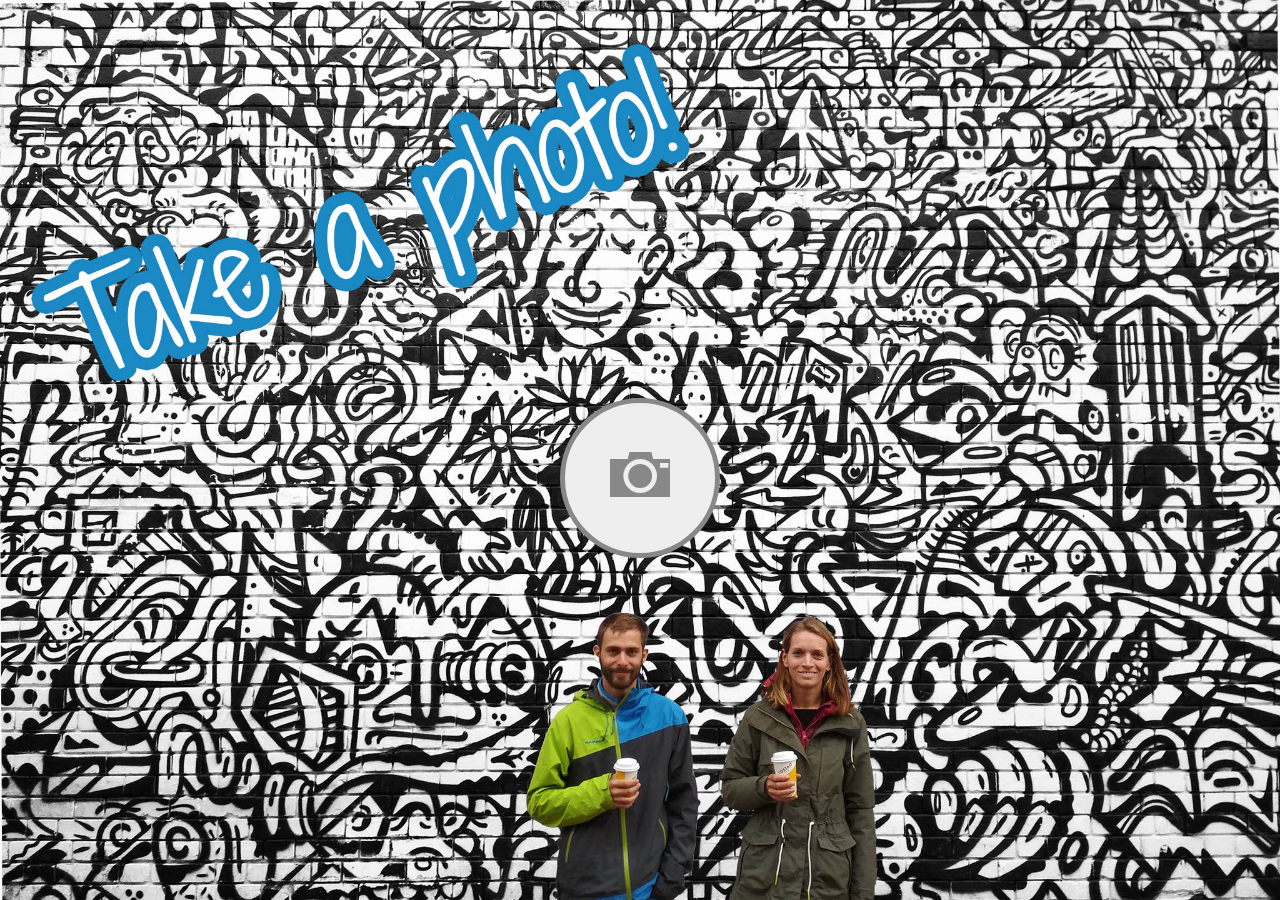
<file: frontend/index.html>
<!doctype html>
<html lang="en">

<head>
    <meta charset="utf-8">
    <meta name="viewport" content="width=device-width, initial-scale=1, shrink-to-fit=no">
    <meta name="description" content="">
    <meta name="author" content="">


    <link href="css/bootstrap.min.css" rel="stylesheet">
    <link href="css/style_test.css" rel="stylesheet">
    <link href="css/elusive-icons.min.css" rel="stylesheet">

    <script>
        var ip = "192.168.4.1"

    </script>
    <script src='js/jquery-3.3.1.min.js'></script>
    <script src="js/reconnecting-websocket.min.js"></script>
    <script src='js/custom_test.js'></script>
</head>

<body>
    <div class="pagebg-container bg">
        <div class="light">
            CHEESE!
        </div>
        <div class="debug"></div>
        <div class="container">
            <div class="buttons" id="second" style="display:none;">
                <button class="print"><i class="el el-print"></i></button>
                <button class="repeat"><i class="el el-repeat"></i></button>
            </div>
            <div class="camera" id="first">
                <div class="circle"></div>
                <div class="glyphicon"><i class="el el-camera"></i>
                </div>
                <div class="countdown" style="display:none;">5</div>
            </div>
        </div>
    </div>

</body>

</html>
</file>
<file: frontend/css/style_test.css>
@font-face {
    font-family: 'Shadows Into Light Two';
    src: url('../fonts/ShadowsIntoLightTwo-Regular.ttf') format('truetype');
}

body {
    position: relative;
}

.debug {
    width: 120px;
    height: 120px;
    margin-top: 0px;
    margin-left: 0px;
    position: absolute;
    z-index: 99999;
}

.pagebg-container {
    z-index: -999;

    background-position: center top;
    background-repeat: no-repeat;
    background-size: cover;
    height: 100%;
    position: fixed;
    width: 100%;
}

.bg {
    z-index: -999;
    background-image: url(../pics/background1.jpg);
}

.nobg {
    z-index: -999;
    background-color: lightgray;
}

.container {
    height: 100%;
    top: calc(50vh - 100px);
    position: relative;
    text-align: center;
}

.buttons {
    position: relative;
    display: block;
    overflow: hidden;
    color: #888;
    margin: 3em auto;
    z-index: 999;
}

.camera {
    position: relative;
    display: block;
    width: 160px;
    height: 160px;
    overflow: hidden;
    cursor: pointer;
    color: #888;
    margin: 3em auto;
}

.camera:hover .circle {
    background: #ccc;
    border-color: #999;
}

.camera:hover .glyphicon {
    color: #fff;
}

.circle {
    display: block;
    position: absolute;
    width: 100%;
    height: 100%;
    background: #eee;
    border: 5px solid #888;
    border-radius: 100%;
}

.countdown {
    position: absolute;
    font-size: 4em;
    color: inherit;
    left: 0;
    height: 100%;
    right: 0;
    top: 40%;
    bottom: 0;
    margin: auto;
    font-family: sans-serif;
    font-weight: bold;
}

.disabled {
    pointer-events: none;
    color: #ddd;
}

.animate {
    border-left-color: rgba(255, 255, 255, 0) !important;
    -webkit-animation: spin .9s infinite linear;
    animation: spin .9s infinite linear;
    border-color: #999;
}

.animate ~ .glyphicon {
    color: #999;
}

@-webkit-keyframes 'spin' {
    from {
        -webkit-transform: rotate(0deg);
        transform: rotate(0deg);
    }
    to {
        -webkit-transform: rotate(359deg);
        transform: rotate(359deg);
    }
}

@keyframes 'spin' {
    from {
        -webkit-transform: rotate(0deg);
        transform: rotate(0deg);
    }
    to {
        -webkit-transform: rotate(359deg);
        transform: rotate(359deg);
    }
}

.glyphicon {
    position: absolute;
    font-size: 60px;
    color: inherit;
    left: 0;
    top: 22%;
    right: 0;
    bottom: 0;
    margin: auto;
    font-family: sans-serif;
    font-weight: bold;
}

.light {
    width: 100%;
    height: 100%;
    background-color: #FFF;
    position: fixed;
    top: 0;
    left: 0;
    right: 0;
    opacity: 0;
    z-index: -1;
    -webkit-transition: all .4s ease-in-out;
    font-family: 'Shadows Into Light Two', cursive;
    color: #AB8048;
    text-align: center;
    display: table;
    font-size: 4em;
    color: #DDDDDD;
    padding-top: 100px;
}

.light-active {
    opacity: 1;
    z-index: 99999;
}

.print,
.repeat {
    width: 150px;
    height: 150px;
    background: #eee;
    border: 5px solid #888;
    border-radius: 100%;
}

.buttons i {
    font-size: 60px;
}
</file>
<file: frontend/css/elusive-icons.min.css>
/*!
 *  Elusive Icons 2.0.0 by @ReduxFramework - http://elusiveicons.com - @reduxframework
 *  License - http://elusiveicons.com/license (Font: SIL OFL 1.1, CSS: MIT License)
 */@font-face{font-family:'Elusive-Icons';src:url('../fonts/elusiveicons-webfont.eot?v=2.0.0');src:url('../fonts/elusiveicons-webfont.eot?#iefix&v=2.0.0') format('embedded-opentype'),url('../fonts/elusiveicons-webfont.woff?v=2.0.0') format('woff'),url('../fonts/elusiveicons-webfont.ttf?v=2.0.0') format('truetype'),url('../fonts/elusiveicons-webfont.svg?v=2.0.0#elusiveiconsregular') format('svg');font-weight:normal;font-style:normal}.el{display:inline-block;font:normal normal normal 14px/1 'Elusive-Icons';font-size:inherit;text-rendering:auto;-webkit-font-smoothing:antialiased;-moz-osx-font-smoothing:grayscale;transform:translate(0, 0)}.el-lg{font-size:1.33333333em;line-height:.75em;vertical-align:-15%}.el-2x{font-size:2em}.el-3x{font-size:3em}.el-4x{font-size:4em}.el-5x{font-size:5em}.el-fw{width:1.28571429em;text-align:center}.el-ul{padding-left:0;margin-left:2.14285714em;list-style-type:none}.el-ul>li{position:relative}.el-li{position:absolute;left:-2.14285714em;width:2.14285714em;top:.14285714em;text-align:center}.el-li.el-lg{left:-1.85714286em}.el-border{padding:.2em .25em .15em;border:solid .08em #eee;border-radius:.1em}.pull-right{float:right}.pull-left{float:left}.el.pull-left{margin-right:.3em}.el.pull-right{margin-left:.3em}.el-spin{-webkit-animation:el-spin 2s infinite linear;animation:el-spin 2s infinite linear}.el-pulse{-webkit-animation:el-spin 1s infinite steps(8);animation:el-spin 1s infinite steps(8)}@-webkit-keyframes el-spin{0%{-webkit-transform:rotate(0deg);transform:rotate(0deg)}100%{-webkit-transform:rotate(359deg);transform:rotate(359deg)}}@keyframes el-spin{0%{-webkit-transform:rotate(0deg);transform:rotate(0deg)}100%{-webkit-transform:rotate(359deg);transform:rotate(359deg)}}.el-rotate-90{filter:progid:DXImageTransform.Microsoft.BasicImage(rotation=1);-webkit-transform:rotate(90deg);-ms-transform:rotate(90deg);transform:rotate(90deg)}.el-rotate-180{filter:progid:DXImageTransform.Microsoft.BasicImage(rotation=2);-webkit-transform:rotate(180deg);-ms-transform:rotate(180deg);transform:rotate(180deg)}.el-rotate-270{filter:progid:DXImageTransform.Microsoft.BasicImage(rotation=3);-webkit-transform:rotate(270deg);-ms-transform:rotate(270deg);transform:rotate(270deg)}.el-flip-horizontal{filter:progid:DXImageTransform.Microsoft.BasicImage(rotation=0, mirror=1);-webkit-transform:scale(-1, 1);-ms-transform:scale(-1, 1);transform:scale(-1, 1)}.el-flip-vertical{filter:progid:DXImageTransform.Microsoft.BasicImage(rotation=2, mirror=1);-webkit-transform:scale(1, -1);-ms-transform:scale(1, -1);transform:scale(1, -1)}:root .el-rotate-90,:root .el-rotate-180,:root .el-rotate-270,:root .el-flip-horizontal,:root .el-flip-vertical{filter:none}.el-stack{position:relative;display:inline-block;width:2em;height:2em;line-height:2em;vertical-align:middle}.el-stack-1x,.el-stack-2x{position:absolute;left:0;width:100%;text-align:center}.el-stack-1x{line-height:inherit}.el-stack-2x{font-size:2em}.el-inverse{color:#fff}.el-address-book-alt:before{content:"\f101"}.el-address-book:before{content:"\f102"}.el-adjust-alt:before{content:"\f103"}.el-adjust:before{content:"\f104"}.el-adult:before{content:"\f105"}.el-align-center:before{content:"\f106"}.el-align-justify:before{content:"\f107"}.el-align-left:before{content:"\f108"}.el-align-right:before{content:"\f109"}.el-arrow-down:before{content:"\f10a"}.el-arrow-left:before{content:"\f10b"}.el-arrow-right:before{content:"\f10c"}.el-arrow-up:before{content:"\f10d"}.el-asl:before{content:"\f10e"}.el-asterisk:before{content:"\f10f"}.el-backward:before{content:"\f110"}.el-ban-circle:before{content:"\f111"}.el-barcode:before{content:"\f112"}.el-behance:before{content:"\f113"}.el-bell:before{content:"\f114"}.el-blind:before{content:"\f115"}.el-blogger:before{content:"\f116"}.el-bold:before{content:"\f117"}.el-book:before{content:"\f118"}.el-bookmark-empty:before{content:"\f119"}.el-bookmark:before{content:"\f11a"}.el-braille:before{content:"\f11b"}.el-briefcase:before{content:"\f11c"}.el-broom:before{content:"\f11d"}.el-brush:before{content:"\f11e"}.el-bulb:before{content:"\f11f"}.el-bullhorn:before{content:"\f120"}.el-calendar-sign:before{content:"\f121"}.el-calendar:before{content:"\f122"}.el-camera:before{content:"\f123"}.el-car:before{content:"\f124"}.el-caret-down:before{content:"\f125"}.el-caret-left:before{content:"\f126"}.el-caret-right:before{content:"\f127"}.el-caret-up:before{content:"\f128"}.el-cc:before{content:"\f129"}.el-certificate:before{content:"\f12a"}.el-check-empty:before{content:"\f12b"}.el-check:before{content:"\f12c"}.el-chevron-down:before{content:"\f12d"}.el-chevron-left:before{content:"\f12e"}.el-chevron-right:before{content:"\f12f"}.el-chevron-up:before{content:"\f130"}.el-child:before{content:"\f131"}.el-circle-arrow-down:before{content:"\f132"}.el-circle-arrow-left:before{content:"\f133"}.el-circle-arrow-right:before{content:"\f134"}.el-circle-arrow-up:before{content:"\f135"}.el-cloud-alt:before{content:"\f136"}.el-cloud:before{content:"\f137"}.el-cog-alt:before{content:"\f138"}.el-cog:before{content:"\f139"}.el-cogs:before{content:"\f13a"}.el-comment-alt:before{content:"\f13b"}.el-comment:before{content:"\f13c"}.el-compass-alt:before{content:"\f13d"}.el-compass:before{content:"\f13e"}.el-credit-card:before{content:"\f13f"}.el-css:before{content:"\f140"}.el-dashboard:before{content:"\f141"}.el-delicious:before{content:"\f142"}.el-deviantart:before{content:"\f143"}.el-digg:before{content:"\f144"}.el-download-alt:before{content:"\f145"}.el-download:before{content:"\f146"}.el-dribbble:before{content:"\f147"}.el-edit:before{content:"\f148"}.el-eject:before{content:"\f149"}.el-envelope-alt:before{content:"\f14a"}.el-envelope:before{content:"\f14b"}.el-error-alt:before{content:"\f14c"}.el-error:before{content:"\f14d"}.el-eur:before{content:"\f14e"}.el-exclamation-sign:before{content:"\f14f"}.el-eye-close:before{content:"\f150"}.el-eye-open:before{content:"\f151"}.el-facebook:before{content:"\f152"}.el-facetime-video:before{content:"\f153"}.el-fast-backward:before{content:"\f154"}.el-fast-forward:before{content:"\f155"}.el-female:before{content:"\f156"}.el-file-alt:before{content:"\f157"}.el-file-edit-alt:before{content:"\f158"}.el-file-edit:before{content:"\f159"}.el-file-new-alt:before{content:"\f15a"}.el-file-new:before{content:"\f15b"}.el-file:before{content:"\f15c"}.el-film:before{content:"\f15d"}.el-filter:before{content:"\f15e"}.el-fire:before{content:"\f15f"}.el-flag-alt:before{content:"\f160"}.el-flag:before{content:"\f161"}.el-flickr:before{content:"\f162"}.el-folder-close:before{content:"\f163"}.el-folder-open:before{content:"\f164"}.el-folder-sign:before{content:"\f165"}.el-folder:before{content:"\f166"}.el-font:before{content:"\f167"}.el-fontsize:before{content:"\f168"}.el-fork:before{content:"\f169"}.el-forward-alt:before{content:"\f16a"}.el-forward:before{content:"\f16b"}.el-foursquare:before{content:"\f16c"}.el-friendfeed-rect:before{content:"\f16d"}.el-friendfeed:before{content:"\f16e"}.el-fullscreen:before{content:"\f16f"}.el-gbp:before{content:"\f170"}.el-gift:before{content:"\f171"}.el-github-text:before{content:"\f172"}.el-github:before{content:"\f173"}.el-glass:before{content:"\f174"}.el-glasses:before{content:"\f175"}.el-globe-alt:before{content:"\f176"}.el-globe:before{content:"\f177"}.el-googleplus:before{content:"\f178"}.el-graph-alt:before{content:"\f179"}.el-graph:before{content:"\f17a"}.el-group-alt:before{content:"\f17b"}.el-group:before{content:"\f17c"}.el-guidedog:before{content:"\f17d"}.el-hand-down:before{content:"\f17e"}.el-hand-left:before{content:"\f17f"}.el-hand-right:before{content:"\f180"}.el-hand-up:before{content:"\f181"}.el-hdd:before{content:"\f182"}.el-headphones:before{content:"\f183"}.el-hearing-impaired:before{content:"\f184"}.el-heart-alt:before{content:"\f185"}.el-heart-empty:before{content:"\f186"}.el-heart:before{content:"\f187"}.el-home-alt:before{content:"\f188"}.el-home:before{content:"\f189"}.el-hourglass:before{content:"\f18a"}.el-idea-alt:before{content:"\f18b"}.el-idea:before{content:"\f18c"}.el-inbox-alt:before{content:"\f18d"}.el-inbox-box:before{content:"\f18e"}.el-inbox:before{content:"\f18f"}.el-indent-left:before{content:"\f190"}.el-indent-right:before{content:"\f191"}.el-info-circle:before{content:"\f192"}.el-instagram:before{content:"\f193"}.el-iphone-home:before{content:"\f194"}.el-italic:before{content:"\f195"}.el-key:before{content:"\f196"}.el-laptop-alt:before{content:"\f197"}.el-laptop:before{content:"\f198"}.el-lastfm:before{content:"\f199"}.el-leaf:before{content:"\f19a"}.el-lines:before{content:"\f19b"}.el-link:before{content:"\f19c"}.el-linkedin:before{content:"\f19d"}.el-list-alt:before{content:"\f19e"}.el-list:before{content:"\f19f"}.el-livejournal:before{content:"\f1a0"}.el-lock-alt:before{content:"\f1a1"}.el-lock:before{content:"\f1a2"}.el-magic:before{content:"\f1a3"}.el-magnet:before{content:"\f1a4"}.el-male:before{content:"\f1a5"}.el-map-marker-alt:before{content:"\f1a6"}.el-map-marker:before{content:"\f1a7"}.el-mic-alt:before{content:"\f1a8"}.el-mic:before{content:"\f1a9"}.el-minus-sign:before{content:"\f1aa"}.el-minus:before{content:"\f1ab"}.el-move:before{content:"\f1ac"}.el-music:before{content:"\f1ad"}.el-myspace:before{content:"\f1ae"}.el-network:before{content:"\f1af"}.el-off:before{content:"\f1b0"}.el-ok-circle:before{content:"\f1b1"}.el-ok-sign:before{content:"\f1b2"}.el-ok:before{content:"\f1b3"}.el-opensource:before{content:"\f1b4"}.el-paper-clip-alt:before{content:"\f1b5"}.el-paper-clip:before{content:"\f1b6"}.el-path:before{content:"\f1b7"}.el-pause-alt:before{content:"\f1b8"}.el-pause:before{content:"\f1b9"}.el-pencil-alt:before{content:"\f1ba"}.el-pencil:before{content:"\f1bb"}.el-person:before{content:"\f1bc"}.el-phone-alt:before{content:"\f1bd"}.el-phone:before{content:"\f1be"}.el-photo-alt:before{content:"\f1bf"}.el-photo:before{content:"\f1c0"}.el-picasa:before{content:"\f1c1"}.el-picture:before{content:"\f1c2"}.el-pinterest:before{content:"\f1c3"}.el-plane:before{content:"\f1c4"}.el-play-alt:before{content:"\f1c5"}.el-play-circle:before{content:"\f1c6"}.el-play:before{content:"\f1c7"}.el-plurk-alt:before{content:"\f1c8"}.el-plurk:before{content:"\f1c9"}.el-plus-sign:before{content:"\f1ca"}.el-plus:before{content:"\f1cb"}.el-podcast:before{content:"\f1cc"}.el-print:before{content:"\f1cd"}.el-puzzle:before{content:"\f1ce"}.el-qrcode:before{content:"\f1cf"}.el-question-sign:before{content:"\f1d0"}.el-question:before{content:"\f1d1"}.el-quote-alt:before{content:"\f1d2"}.el-quote-right-alt:before{content:"\f1d3"}.el-quote-right:before{content:"\f1d4"}.el-quotes:before{content:"\f1d5"}.el-random:before{content:"\f1d6"}.el-record:before{content:"\f1d7"}.el-reddit:before{content:"\f1d8"}.el-redux:before{content:"\f1d9"}.el-refresh:before{content:"\f1da"}.el-remove-circle:before{content:"\f1db"}.el-remove-sign:before{content:"\f1dc"}.el-remove:before{content:"\f1dd"}.el-repeat-alt:before{content:"\f1de"}.el-repeat:before{content:"\f1df"}.el-resize-full:before{content:"\f1e0"}.el-resize-horizontal:before{content:"\f1e1"}.el-resize-small:before{content:"\f1e2"}.el-resize-vertical:before{content:"\f1e3"}.el-return-key:before{content:"\f1e4"}.el-retweet:before{content:"\f1e5"}.el-reverse-alt:before{content:"\f1e6"}.el-road:before{content:"\f1e7"}.el-rss:before{content:"\f1e8"}.el-scissors:before{content:"\f1e9"}.el-screen-alt:before{content:"\f1ea"}.el-screen:before{content:"\f1eb"}.el-screenshot:before{content:"\f1ec"}.el-search-alt:before{content:"\f1ed"}.el-search:before{content:"\f1ee"}.el-share-alt:before{content:"\f1ef"}.el-share:before{content:"\f1f0"}.el-shopping-cart-sign:before{content:"\f1f1"}.el-shopping-cart:before{content:"\f1f2"}.el-signal:before{content:"\f1f3"}.el-skype:before{content:"\f1f4"}.el-slideshare:before{content:"\f1f5"}.el-smiley-alt:before{content:"\f1f6"}.el-smiley:before{content:"\f1f7"}.el-soundcloud:before{content:"\f1f8"}.el-speaker:before{content:"\f1f9"}.el-spotify:before{content:"\f1fa"}.el-stackoverflow:before{content:"\f1fb"}.el-star-alt:before{content:"\f1fc"}.el-star-empty:before{content:"\f1fd"}.el-star:before{content:"\f1fe"}.el-step-backward:before{content:"\f1ff"}.el-step-forward:before{content:"\f200"}.el-stop-alt:before{content:"\f201"}.el-stop:before{content:"\f202"}.el-stumbleupon:before{content:"\f203"}.el-tag:before{content:"\f204"}.el-tags:before{content:"\f205"}.el-tasks:before{content:"\f206"}.el-text-height:before{content:"\f207"}.el-text-width:before{content:"\f208"}.el-th-large:before{content:"\f209"}.el-th-list:before{content:"\f20a"}.el-th:before{content:"\f20b"}.el-thumbs-down:before{content:"\f20c"}.el-thumbs-up:before{content:"\f20d"}.el-time-alt:before{content:"\f20e"}.el-time:before{content:"\f20f"}.el-tint:before{content:"\f210"}.el-torso:before{content:"\f211"}.el-trash-alt:before{content:"\f212"}.el-trash:before{content:"\f213"}.el-tumblr:before{content:"\f214"}.el-twitter:before{content:"\f215"}.el-universal-access:before{content:"\f216"}.el-unlock-alt:before{content:"\f217"}.el-unlock:before{content:"\f218"}.el-upload:before{content:"\f219"}.el-usd:before{content:"\f21a"}.el-user:before{content:"\f21b"}.el-viadeo:before{content:"\f21c"}.el-video-alt:before{content:"\f21d"}.el-video-chat:before{content:"\f21e"}.el-video:before{content:"\f21f"}.el-view-mode:before{content:"\f220"}.el-vimeo:before{content:"\f221"}.el-vkontakte:before{content:"\f222"}.el-volume-down:before{content:"\f223"}.el-volume-off:before{content:"\f224"}.el-volume-up:before{content:"\f225"}.el-w3c:before{content:"\f226"}.el-warning-sign:before{content:"\f227"}.el-website-alt:before{content:"\f228"}.el-website:before{content:"\f229"}.el-wheelchair:before{content:"\f22a"}.el-wordpress:before{content:"\f22b"}.el-wrench-alt:before{content:"\f22c"}.el-wrench:before{content:"\f22d"}.el-youtube:before{content:"\f22e"}.el-zoom-in:before{content:"\f22f"}.el-zoom-out:before{content:"\f230"}
</file>
